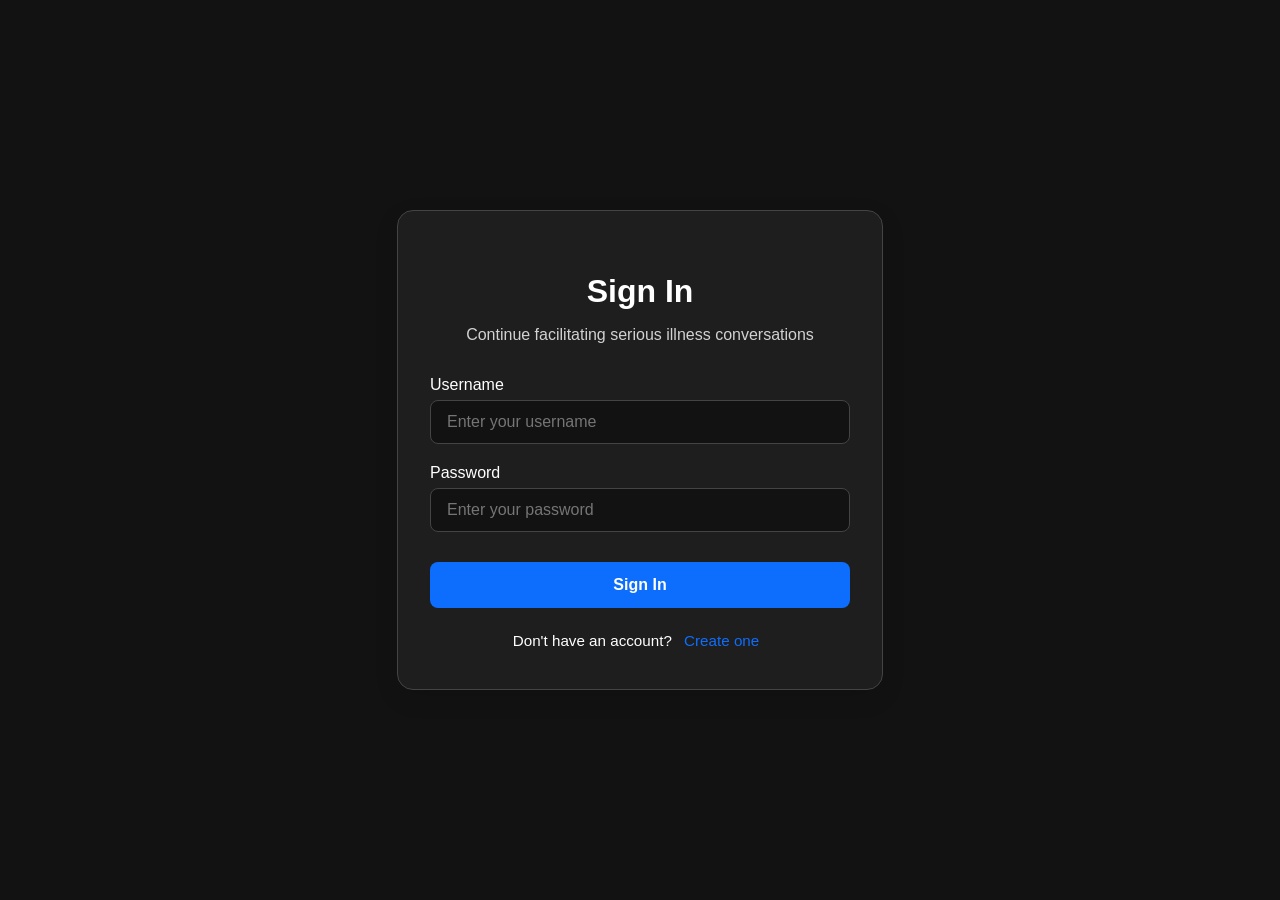
<file: views/login.html>
<!DOCTYPE html>
<html>
    <head>
        <!-- Items for the PWA -->
        <link rel = 'manifest' href = '/manifest.json'>
        <link rel = 'icon' type = 'image/x-icon' href = '/favicon.ico'>
        <meta name = 'theme-color' content = '#0d6efd'>
        <script src = "/sw.js"> </script>
        
        <link rel = "stylesheet" href = "/static/css/login/main.css" />
        <link rel = "stylesheet" href = "/static/css/shared/alerts.css" />
    </head>
    <body>
        <div class="login-container">
            <h1>Sign In</h1>
            <p class="subtitle">Continue facilitating serious illness conversations</p>

            <form id="loginForm">
                <div class="form-group">
                    <label for="username">Username</label>
                    <input type="text" id="username" name="username" placeholder="Enter your username">
                </div>

                <div class="form-group">
                    <label for="password">Password</label>
                    <input type="password" id="password" name="password" placeholder="Enter your password">
                </div>

                <button type="submit" class="btn-login">Sign In</button>
            </form>

            <div class="links">
                Don't have an account? 
                <a href="/signup">Create one</a>
            </div>
        </div>

        <!-- Alert Container -->
        <div id="alertContainer" class="alert-container"></div>
    </body>

    <script defer src = "/static/js/login/main.js"> </script>
    <script defer src = "/static/js/shared/alerts.js"> </script>
    <script defer src = "/static/js/shared/theme_toggler.js"> </script>
    <script defer src = "/static/js/shared/pwa.js"> </script>
</html>
</file>
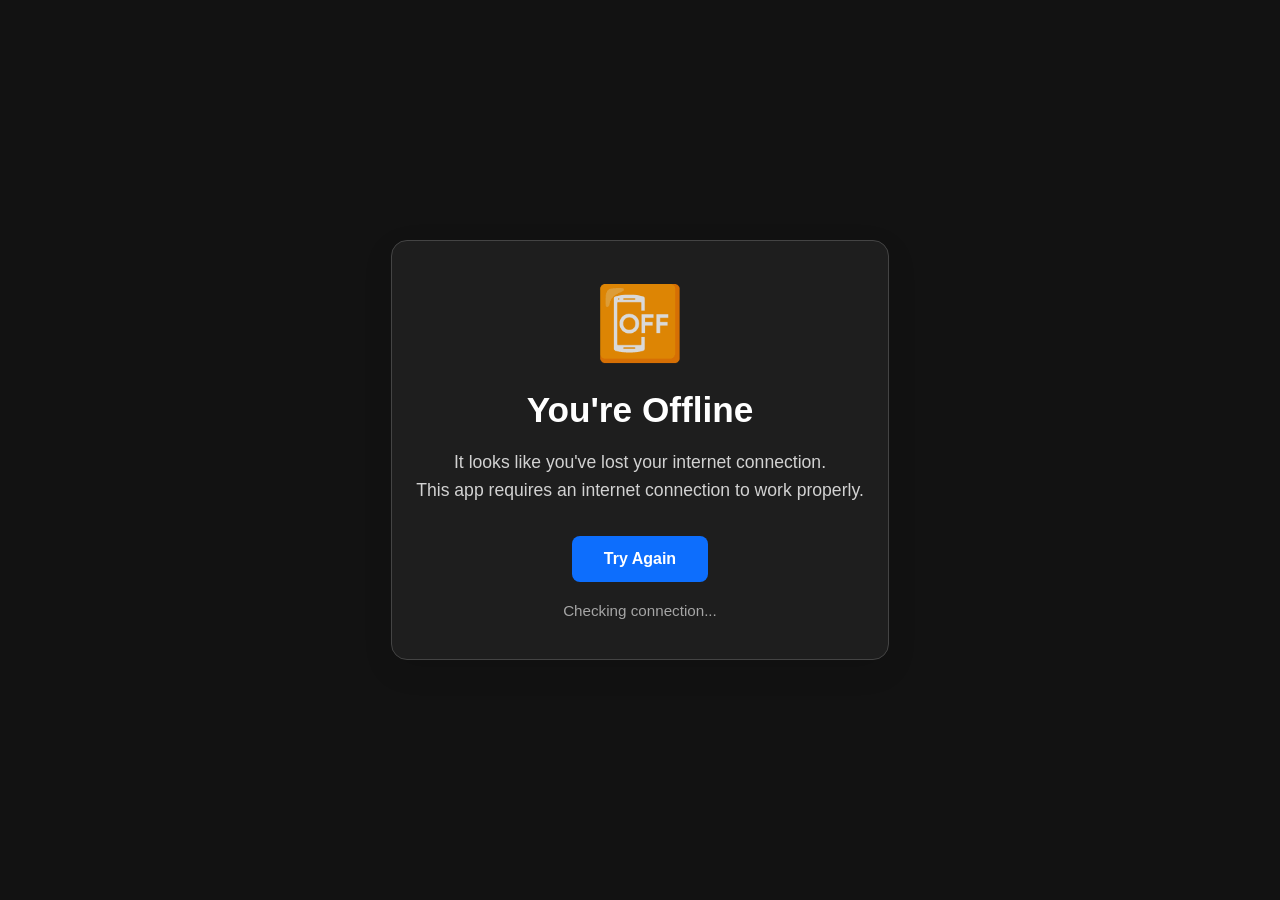
<file: views/offline.html>
<!DOCTYPE html>
<html>
    <head>
        <link rel = 'stylesheet' href = '/static/css/offline/main.css' />
        <link rel = 'icon' type = 'image/x-icon' href = '/favicon.ico'>
    </head>
    <body>
        <div class="offline-container">
            <div class="icon">📴</div>

            <h1>You're Offline</h1>
            <p>
                It looks like you've lost your internet connection.<br>
                This app requires an internet connection to work properly.
            </p>

            <button class="retry-btn">
                Try Again
            </button>

            <div class="status">
                Checking connection...
            </div>
        </div>
    </body>
    <script src = '/static/js/offline/main.js'> </script>
    <script src = '/static/js/shared/theme_toggler.js'> </script>
</html>
</file>
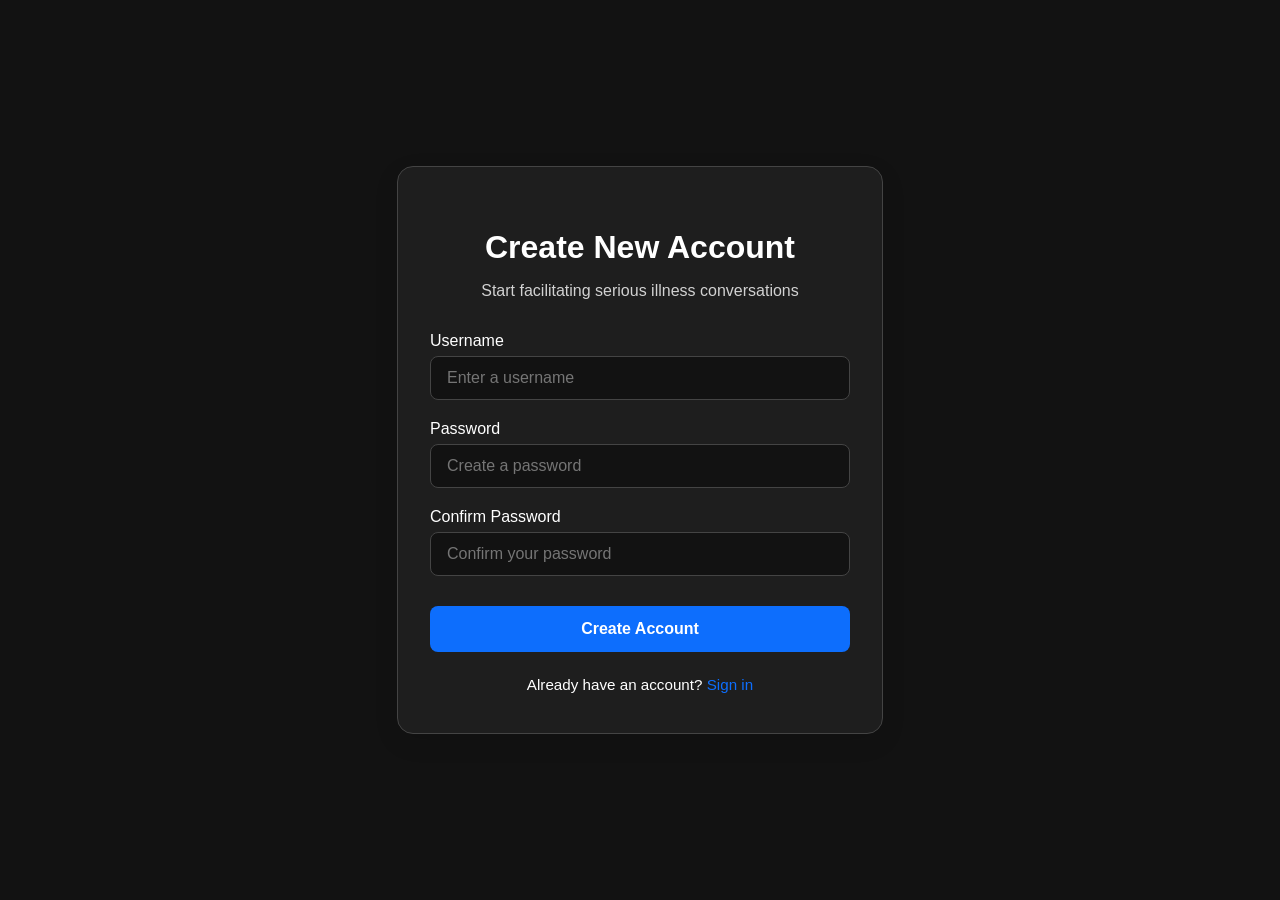
<file: views/signup.html>
<!DOCTYPE html>
<html>
    <head>
        <!-- Items for the PWA -->
        <link rel = 'manifest' href = '/manifest.json'>
        <link rel = 'icon' type = 'image/x-icon' href = '/favicon.ico'>
        <meta name = 'theme-color' content = '#0d6efd'>
        <script src = "/sw.js"> </script>

        <link rel = "stylesheet" href = "/static/css/signup/main.css"/>
        <link rel = "stylesheet" href = "/static/css/shared/alerts.css"/>
    </head>
    <body>
        <div class="new-user-container">
            <h1>Create New Account</h1>
            <p class="subtitle">Start facilitating serious illness conversations</p>

            <form id="newUserForm">
                <div class="form-group">
                    <label for="username">Username</label>
                    <input type="text" id="username" name="username" placeholder="Enter a username">
                </div>

                <div class="form-group">
                    <label for="password">Password</label>
                    <input type="password" id="password" name="password" placeholder="Create a password">
                </div>

                <div class="form-group">
                    <label for="confirmPassword">Confirm Password</label>
                    <input type="password" id="confirmPassword" name="confirmPassword" placeholder="Confirm your password">
                </div>

                <button type="submit" class="btn-create">Create Account</button>
            </form>

            <div class="login-link">
                Already have an account? <a href="/login">Sign in</a>
            </div>
        </div>

        <!-- Alert Container (reuses the same system) -->
        <div id="alertContainer" class="alert-container"></div>

        <script defer src = "/static/js/signup/main.js"> </script>
        <script defer src = "/static/js/shared/alerts.js"> </script>
        <script defer src = "/static/js/shared/theme_toggler.js"> </script>
        <script defer src = "/static/js/shared/pwa.js"> </script>
    </body>
</html>
</file>
<file: static/css/login/main.css>
:root {
    --bg-color: #ffffff;
    --text-color: #000000;
    --chat-bg: #f0f0f0;
    --user-msg-bg: #007bff;
    --border-color: #dddddd;
}

body.dark {
    --bg-color: #121212;
    --text-color: #ffffff;
    --chat-bg: #1e1e1e;
    --user-msg-bg: #0d6efd;
    --border-color: #444444;
}

body {
    font-family: Arial, sans-serif;
    background-color: var(--bg-color);
    color: var(--text-color);
    margin: 0;
    padding: 0;
    min-height: 100vh;
    display: flex;
    align-items: center;
    justify-content: center;
}

.login-container {
    background-color: var(--chat-bg);
    border: 1px solid var(--border-color);
    border-radius: 16px;
    padding: 40px 32px;
    width: 100%;
    max-width: 420px;
    box-shadow: 0 8px 25px rgba(0, 0, 0, 0.1);
}

h1 {
    text-align: center;
    margin-bottom: 8px;
}

p.subtitle {
    text-align: center;
    opacity: 0.8;
    margin-bottom: 32px;
}

.form-group {
    margin-bottom: 20px;
}

label {
    display: block;
    margin-bottom: 6px;
    font-weight: 500;
}

input {
    width: 100%;
    padding: 12px 16px;
    border: 1px solid var(--border-color);
    border-radius: 8px;
    background-color: var(--bg-color);
    color: var(--text-color);
    font-size: 16px;
    box-sizing: border-box;
}

input:focus {
    outline: none;
    border-color: var(--user-msg-bg);
}

.btn-login {
    width: 100%;
    padding: 14px;
    background-color: var(--user-msg-bg);
    color: white;
    border: none;
    border-radius: 8px;
    font-size: 16px;
    font-weight: 600;
    cursor: pointer;
    margin-top: 10px;
}

.btn-login:hover {
    opacity: 0.9;
}

.links {
    text-align: center;
    margin-top: 24px;
    font-size: 0.95em;
}

.links a {
    color: var(--user-msg-bg);
    text-decoration: none;
    margin: 0 8px;
}

.links a:hover {
    text-decoration: underline;
}

/* Reuse alert styles */
.alert-container {
    position: fixed;
    top: 20px;
    right: 20px;
    z-index: 1000;
    max-width: 380px;
}
</file>
<file: static/css/shared/alerts.css>
/* Container */
.alert-container {
    position: fixed;
    top: 20px;
    right: 20px;
    z-index: 1000;
    max-width: 380px;
    display: flex;
    flex-direction: column;
    gap: 10px;
}

/* Base Alert Style */
.alert-error, .alert-success {
    display: flex !important; /* Force flexbox */
    align-items: center;
    gap: 15px;
    padding: 16px 20px;
    border-radius: 8px;
    box-shadow: 0 4px 12px rgba(0, 0, 0, 0.15);
    border: 1px solid;
    border-left-width: 6px;
    animation: fadeIn 0.4s forwards;
    min-height: 60px; /* Ensures consistency */
    box-sizing: border-box;
}

/* Base Icon Style */
.alert-error::before, .alert-success::before {
    display: flex !important;
    align-items: center;
    justify-content: center;
    width: 28px;
    height: 28px;
    color: white;
    border-radius: 50%;
    font-weight: bold;
    font-size: 16px;
    flex-shrink: 0;
}

/* Success State - FORCING CONTENT */
.alert-success {
    background-color: #f0fdf4 !important;
    border-color: #86efac !important;
    border-left-color: #22c55e !important;
    color: #166534 !important;
}

.alert-success::before {
    content: "✓" !important; /* The checkmark */
    background-color: #22c55e;
}

/* Error State */
.alert-error {
    background-color: #fff5f5 !important;
    border-color: #feb2b2 !important;
    border-left-color: #e53e3e !important;
    color: #742a2a !important;
}

.alert-success .message {
    margin-top: 1px; /* Nudges it down */
    display: inline-block;
    vertical-align: middle;
}

.alert-error .message {
    margin-top: 1px; /* Nudges it down */
    display: inline-block;
    vertical-align: middle;
}

.alert-error::before {
    content: "!" !important;
    background-color: #e53e3e;
}

/* Dark Mode Overrides */
body.dark .alert-success {
    background-color: #1a2e1f !important;
    border-color: #166534 !important;
    color: #86efac !important;
}

body.dark .alert-error {
    background-color: #2d1a1a !important;
    border-color: #9b2c2c !important;
    color: #fed7d7 !important;
}

.close-btn {
    background: transparent !important;
    border: none !important;
    font-size: 18px;
    line-height: 1;
    cursor: pointer;
    color: inherit;
    opacity: 0.4;
    padding: 10px;
    transition: opacity 0.2s, transform 0.2s;
    outline: none;
    display: flex;
    align-items: center;
    justify-content: center;
}

.close-btn:hover {
    opacity: 1;
    transform: scale(1.1);
}

@keyframes fadeIn {
    from { opacity: 0; transform: translateY(-10px); }
    to { opacity: 1; transform: translateY(0); }
}

@keyframes fadeOut {
    from { opacity: 1; transform: translateY(0); }        
    to { opacity: 0; transform: translateY(-10px); }     
}
</file>
<file: static/css/offline/main.css>
:root {
    --bg-color: #ffffff;
    --text-color: #000000;
    --chat-bg: #f0f0f0;
    --user-msg-bg: #007bff;
    --border-color: #dddddd;
    --accent-color: #007bff;
}

body.dark {
    --bg-color: #121212;
    --text-color: #ffffff;
    --chat-bg: #1e1e1e;
    --user-msg-bg: #0d6efd;
    --border-color: #444444;
    --accent-color: #0d6efd;
}

body {
    font-family: Arial, sans-serif;
    background-color: var(--bg-color);
    color: var(--text-color);
    margin: 0;
    padding: 0;
    min-height: 100vh;
    display: flex;
    align-items: center;
    justify-content: center;
    text-align: center;
}

.offline-container {
    max-width: 460px;
    padding: 40px 24px;
    background-color: var(--chat-bg);
    border: 1px solid var(--border-color);
    border-radius: 16px;
    box-shadow: 0 10px 30px rgba(0, 0, 0, 0.1);
}

.icon {
    font-size: 72px;
    margin-bottom: 24px;
    opacity: 0.85;
}

h1 {
    font-size: 2.2rem;
    margin: 0 0 12px 0;
}

p {
    font-size: 1.1rem;
    opacity: 0.8;
    line-height: 1.6;
    margin-bottom: 32px;
}

.retry-btn {
    background-color: var(--user-msg-bg);
    color: white;
    border: none;
    padding: 14px 32px;
    font-size: 16px;
    font-weight: 600;
    border-radius: 8px;
    cursor: pointer;
    transition: all 0.2s;
}

.retry-btn:hover {
    opacity: 0.9;
    transform: translateY(-2px);
}

.status {
    margin-top: 20px;
    font-size: 0.95rem;
    opacity: 0.6;
}
</file>
<file: static/css/signup/main.css>
:root {
    --bg-color: #ffffff;
    --text-color: #000000;
    --chat-bg: #f0f0f0;
    --user-msg-bg: #007bff;
    --border-color: #dddddd;
}

body.dark {
    --bg-color: #121212;
    --text-color: #ffffff;
    --chat-bg: #1e1e1e;
    --user-msg-bg: #0d6efd;
    --border-color: #444444;
}

body {
    font-family: Arial, sans-serif;
    background-color: var(--bg-color);
    color: var(--text-color);
    margin: 0;
    padding: 0;
    min-height: 100vh;
    display: flex;
    align-items: center;
    justify-content: center;
}

.new-user-container {
    background-color: var(--chat-bg);
    border: 1px solid var(--border-color);
    border-radius: 16px;
    padding: 40px 32px;
    width: 100%;
    max-width: 420px;
    box-shadow: 0 8px 25px rgba(0, 0, 0, 0.1);
}

h1 {
    text-align: center;
    margin-bottom: 8px;
}

p.subtitle {
    text-align: center;
    opacity: 0.8;
    margin-bottom: 32px;
}

.form-group {
    margin-bottom: 20px;
}

label {
    display: block;
    margin-bottom: 6px;
    font-weight: 500;
}

input {
    width: 100%;
    padding: 12px 16px;
    border: 1px solid var(--border-color);
    border-radius: 8px;
    background-color: var(--bg-color);
    color: var(--text-color);
    font-size: 16px;
    box-sizing: border-box;
}

input:focus {
    outline: none;
    border-color: var(--user-msg-bg);
}

.btn-create {
    width: 100%;
    padding: 14px;
    background-color: var(--user-msg-bg);
    color: white;
    border: none;
    border-radius: 8px;
    font-size: 16px;
    font-weight: 600;
    cursor: pointer;
    margin-top: 10px;
}

.btn-create:hover {
    opacity: 0.9;
}

.login-link {
    text-align: center;
    margin-top: 24px;
    font-size: 0.95em;
}

.login-link a {
    color: var(--user-msg-bg);
    text-decoration: none;
}

.login-link a:hover {
    text-decoration: underline;
}
</file>
